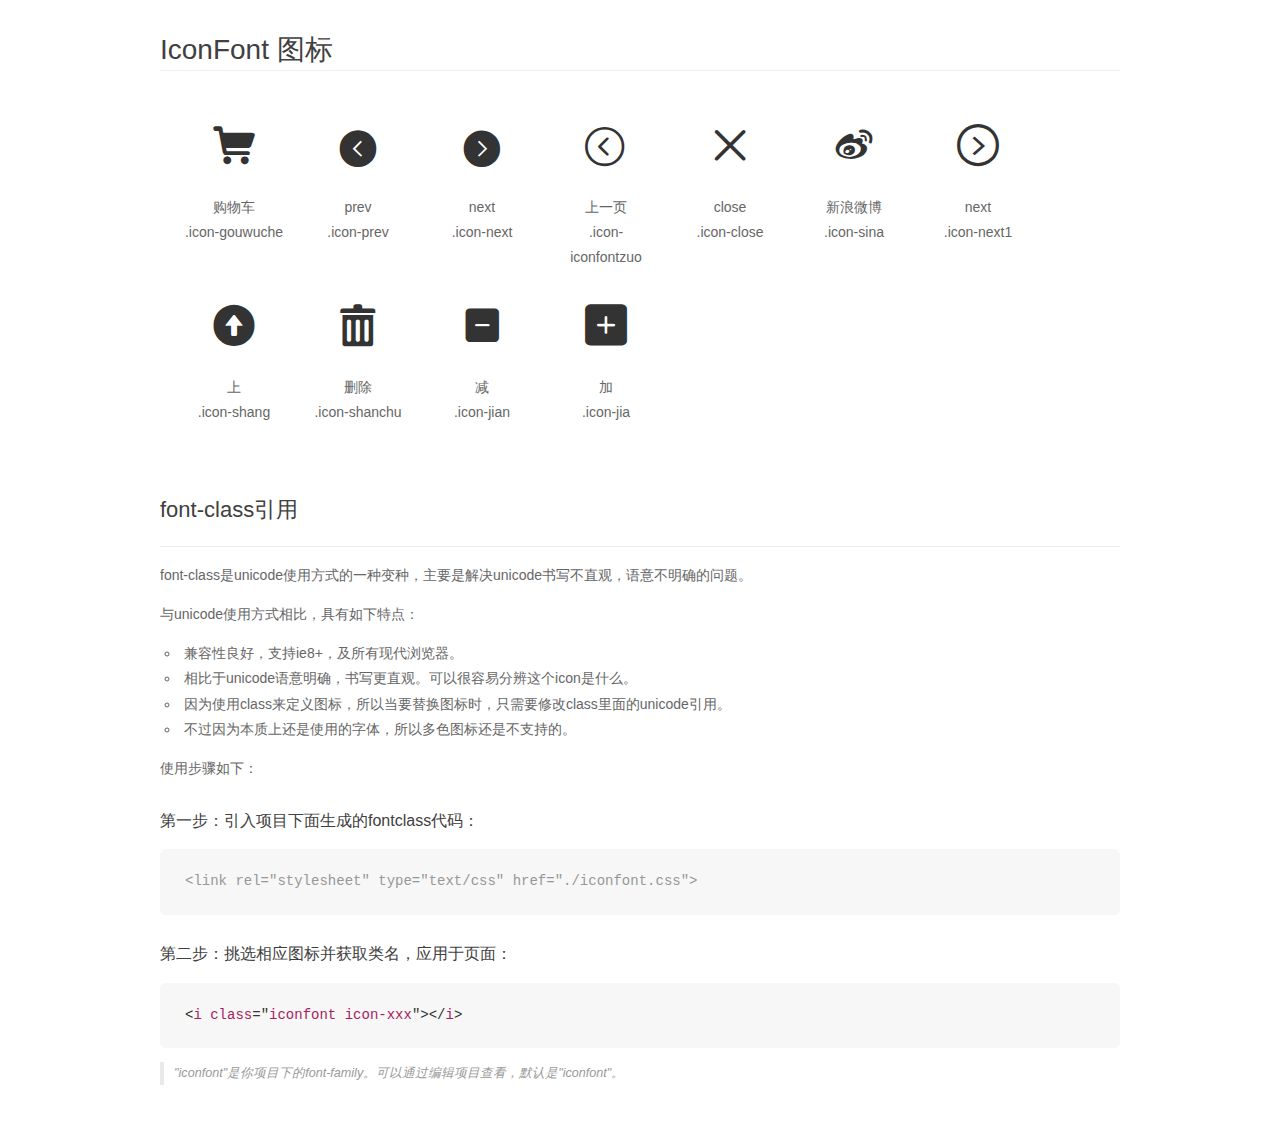
<file: font/demo_fontclass.html>
<!DOCTYPE html>
<html>
<head>
    <meta charset="utf-8"/>
    <title>IconFont</title>
    <link rel="stylesheet" href="demo.css">
    <link rel="stylesheet" href="iconfont.css">
</head>
<body>
    <div class="main markdown">
        <h1>IconFont 图标</h1>
        <ul class="icon_lists clear">
            
                <li>
                <i class="icon iconfont icon-gouwuche"></i>
                    <div class="name">购物车</div>
                    <div class="fontclass">.icon-gouwuche</div>
                </li>
            
                <li>
                <i class="icon iconfont icon-prev"></i>
                    <div class="name">prev</div>
                    <div class="fontclass">.icon-prev</div>
                </li>
            
                <li>
                <i class="icon iconfont icon-next"></i>
                    <div class="name">next</div>
                    <div class="fontclass">.icon-next</div>
                </li>
            
                <li>
                <i class="icon iconfont icon-iconfontzuo"></i>
                    <div class="name">上一页</div>
                    <div class="fontclass">.icon-iconfontzuo</div>
                </li>
            
                <li>
                <i class="icon iconfont icon-close"></i>
                    <div class="name">close</div>
                    <div class="fontclass">.icon-close</div>
                </li>
            
                <li>
                <i class="icon iconfont icon-sina"></i>
                    <div class="name">新浪微博</div>
                    <div class="fontclass">.icon-sina</div>
                </li>
            
                <li>
                <i class="icon iconfont icon-next1"></i>
                    <div class="name">next</div>
                    <div class="fontclass">.icon-next1</div>
                </li>
            
                <li>
                <i class="icon iconfont icon-shang"></i>
                    <div class="name">上</div>
                    <div class="fontclass">.icon-shang</div>
                </li>
            
                <li>
                <i class="icon iconfont icon-shanchu"></i>
                    <div class="name">删除</div>
                    <div class="fontclass">.icon-shanchu</div>
                </li>
            
                <li>
                <i class="icon iconfont icon-jian"></i>
                    <div class="name">减</div>
                    <div class="fontclass">.icon-jian</div>
                </li>
            
                <li>
                <i class="icon iconfont icon-jia"></i>
                    <div class="name">加</div>
                    <div class="fontclass">.icon-jia</div>
                </li>
            
        </ul>

        <h2 id="font-class-">font-class引用</h2>
        <hr>

        <p>font-class是unicode使用方式的一种变种，主要是解决unicode书写不直观，语意不明确的问题。</p>
        <p>与unicode使用方式相比，具有如下特点：</p>
        <ul>
        <li>兼容性良好，支持ie8+，及所有现代浏览器。</li>
        <li>相比于unicode语意明确，书写更直观。可以很容易分辨这个icon是什么。</li>
        <li>因为使用class来定义图标，所以当要替换图标时，只需要修改class里面的unicode引用。</li>
        <li>不过因为本质上还是使用的字体，所以多色图标还是不支持的。</li>
        </ul>
        <p>使用步骤如下：</p>
        <h3 id="-fontclass-">第一步：引入项目下面生成的fontclass代码：</h3>


        <pre><code class="lang-js hljs javascript"><span class="hljs-comment">&lt;link rel="stylesheet" type="text/css" href="./iconfont.css"&gt;</span></code></pre>
        <h3 id="-">第二步：挑选相应图标并获取类名，应用于页面：</h3>
        <pre><code class="lang-css hljs">&lt;<span class="hljs-selector-tag">i</span> <span class="hljs-selector-tag">class</span>="<span class="hljs-selector-tag">iconfont</span> <span class="hljs-selector-tag">icon-xxx</span>"&gt;&lt;/<span class="hljs-selector-tag">i</span>&gt;</code></pre>
        <blockquote>
        <p>"iconfont"是你项目下的font-family。可以通过编辑项目查看，默认是"iconfont"。</p>
        </blockquote>
    </div>
</body>
</html>
</file>
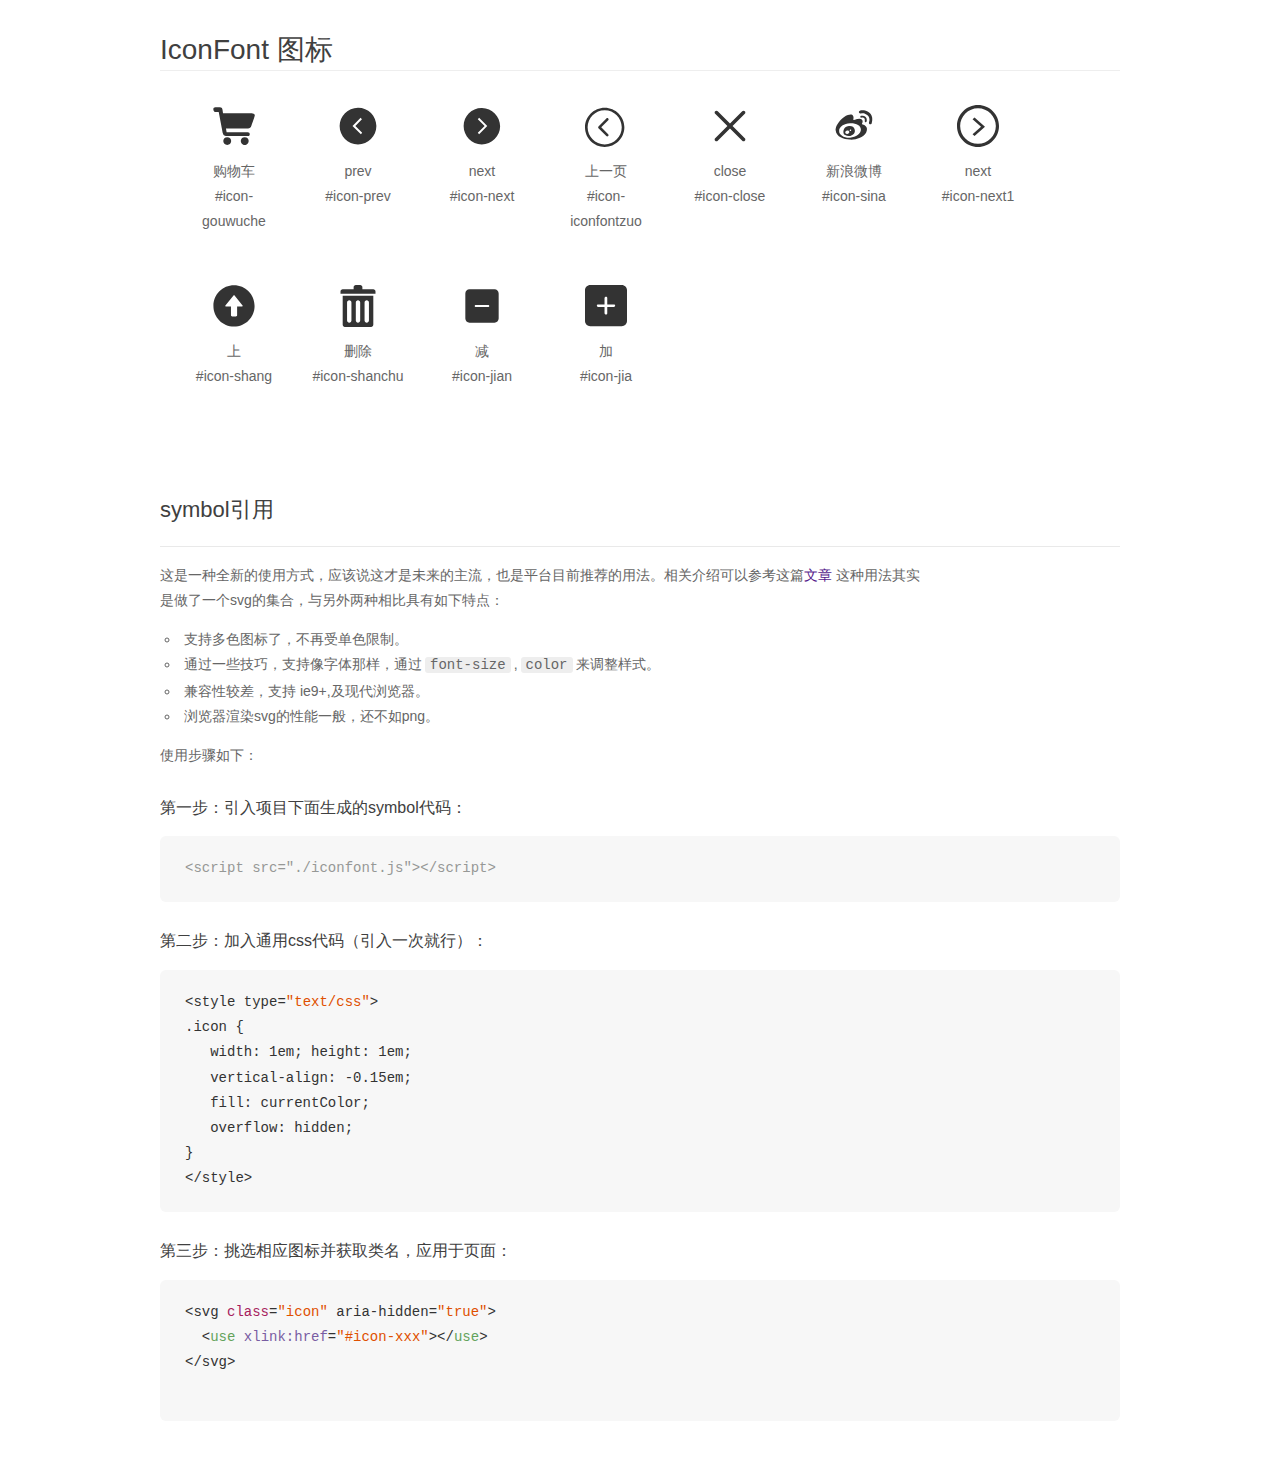
<file: font/demo_symbol.html>
<!DOCTYPE html>
<html>
<head>
    <meta charset="utf-8"/>
    <title>IconFont</title>
    <link rel="stylesheet" href="demo.css">
    <script src="iconfont.js"></script>

    <style type="text/css">
        .icon {
          /* 通过设置 font-size 来改变图标大小 */
          width: 1em; height: 1em;
          /* 图标和文字相邻时，垂直对齐 */
          vertical-align: -0.15em;
          /* 通过设置 color 来改变 SVG 的颜色/fill */
          fill: currentColor;
          /* path 和 stroke 溢出 viewBox 部分在 IE 下会显示
             normalize.css 中也包含这行 */
          overflow: hidden;
        }

    </style>
</head>
<body>
    <div class="main markdown">
        <h1>IconFont 图标</h1>
        <ul class="icon_lists clear">
            
                <li>
                    <svg class="icon" aria-hidden="true">
                        <use xlink:href="#icon-gouwuche"></use>
                    </svg>
                    <div class="name">购物车</div>
                    <div class="fontclass">#icon-gouwuche</div>
                </li>
            
                <li>
                    <svg class="icon" aria-hidden="true">
                        <use xlink:href="#icon-prev"></use>
                    </svg>
                    <div class="name">prev</div>
                    <div class="fontclass">#icon-prev</div>
                </li>
            
                <li>
                    <svg class="icon" aria-hidden="true">
                        <use xlink:href="#icon-next"></use>
                    </svg>
                    <div class="name">next</div>
                    <div class="fontclass">#icon-next</div>
                </li>
            
                <li>
                    <svg class="icon" aria-hidden="true">
                        <use xlink:href="#icon-iconfontzuo"></use>
                    </svg>
                    <div class="name">上一页</div>
                    <div class="fontclass">#icon-iconfontzuo</div>
                </li>
            
                <li>
                    <svg class="icon" aria-hidden="true">
                        <use xlink:href="#icon-close"></use>
                    </svg>
                    <div class="name">close</div>
                    <div class="fontclass">#icon-close</div>
                </li>
            
                <li>
                    <svg class="icon" aria-hidden="true">
                        <use xlink:href="#icon-sina"></use>
                    </svg>
                    <div class="name">新浪微博</div>
                    <div class="fontclass">#icon-sina</div>
                </li>
            
                <li>
                    <svg class="icon" aria-hidden="true">
                        <use xlink:href="#icon-next1"></use>
                    </svg>
                    <div class="name">next</div>
                    <div class="fontclass">#icon-next1</div>
                </li>
            
                <li>
                    <svg class="icon" aria-hidden="true">
                        <use xlink:href="#icon-shang"></use>
                    </svg>
                    <div class="name">上</div>
                    <div class="fontclass">#icon-shang</div>
                </li>
            
                <li>
                    <svg class="icon" aria-hidden="true">
                        <use xlink:href="#icon-shanchu"></use>
                    </svg>
                    <div class="name">删除</div>
                    <div class="fontclass">#icon-shanchu</div>
                </li>
            
                <li>
                    <svg class="icon" aria-hidden="true">
                        <use xlink:href="#icon-jian"></use>
                    </svg>
                    <div class="name">减</div>
                    <div class="fontclass">#icon-jian</div>
                </li>
            
                <li>
                    <svg class="icon" aria-hidden="true">
                        <use xlink:href="#icon-jia"></use>
                    </svg>
                    <div class="name">加</div>
                    <div class="fontclass">#icon-jia</div>
                </li>
            
        </ul>


        <h2 id="symbol-">symbol引用</h2>
        <hr>

        <p>这是一种全新的使用方式，应该说这才是未来的主流，也是平台目前推荐的用法。相关介绍可以参考这篇<a href="">文章</a>
        这种用法其实是做了一个svg的集合，与另外两种相比具有如下特点：</p>
        <ul>
          <li>支持多色图标了，不再受单色限制。</li>
          <li>通过一些技巧，支持像字体那样，通过<code>font-size</code>,<code>color</code>来调整样式。</li>
          <li>兼容性较差，支持 ie9+,及现代浏览器。</li>
          <li>浏览器渲染svg的性能一般，还不如png。</li>
        </ul>
        <p>使用步骤如下：</p>
        <h3 id="-symbol-">第一步：引入项目下面生成的symbol代码：</h3>
        <pre><code class="lang-js hljs javascript"><span class="hljs-comment">&lt;script src="./iconfont.js"&gt;&lt;/script&gt;</span></code></pre>
        <h3 id="-css-">第二步：加入通用css代码（引入一次就行）：</h3>
        <pre><code class="lang-js hljs javascript">&lt;style type=<span class="hljs-string">"text/css"</span>&gt;
.icon {
   width: <span class="hljs-number">1</span>em; height: <span class="hljs-number">1</span>em;
   vertical-align: <span class="hljs-number">-0.15</span>em;
   fill: currentColor;
   overflow: hidden;
}
&lt;<span class="hljs-regexp">/style&gt;</span></code></pre>
        <h3 id="-">第三步：挑选相应图标并获取类名，应用于页面：</h3>
        <pre><code class="lang-js hljs javascript">&lt;svg <span class="hljs-class"><span class="hljs-keyword">class</span></span>=<span class="hljs-string">"icon"</span> aria-hidden=<span class="hljs-string">"true"</span>&gt;<span class="xml"><span class="hljs-tag">
  &lt;<span class="hljs-name">use</span> <span class="hljs-attr">xlink:href</span>=<span class="hljs-string">"#icon-xxx"</span>&gt;</span><span class="hljs-tag">&lt;/<span class="hljs-name">use</span>&gt;</span>
</span>&lt;<span class="hljs-regexp">/svg&gt;
        </span></code></pre>
    </div>
</body>
</html>
</file>
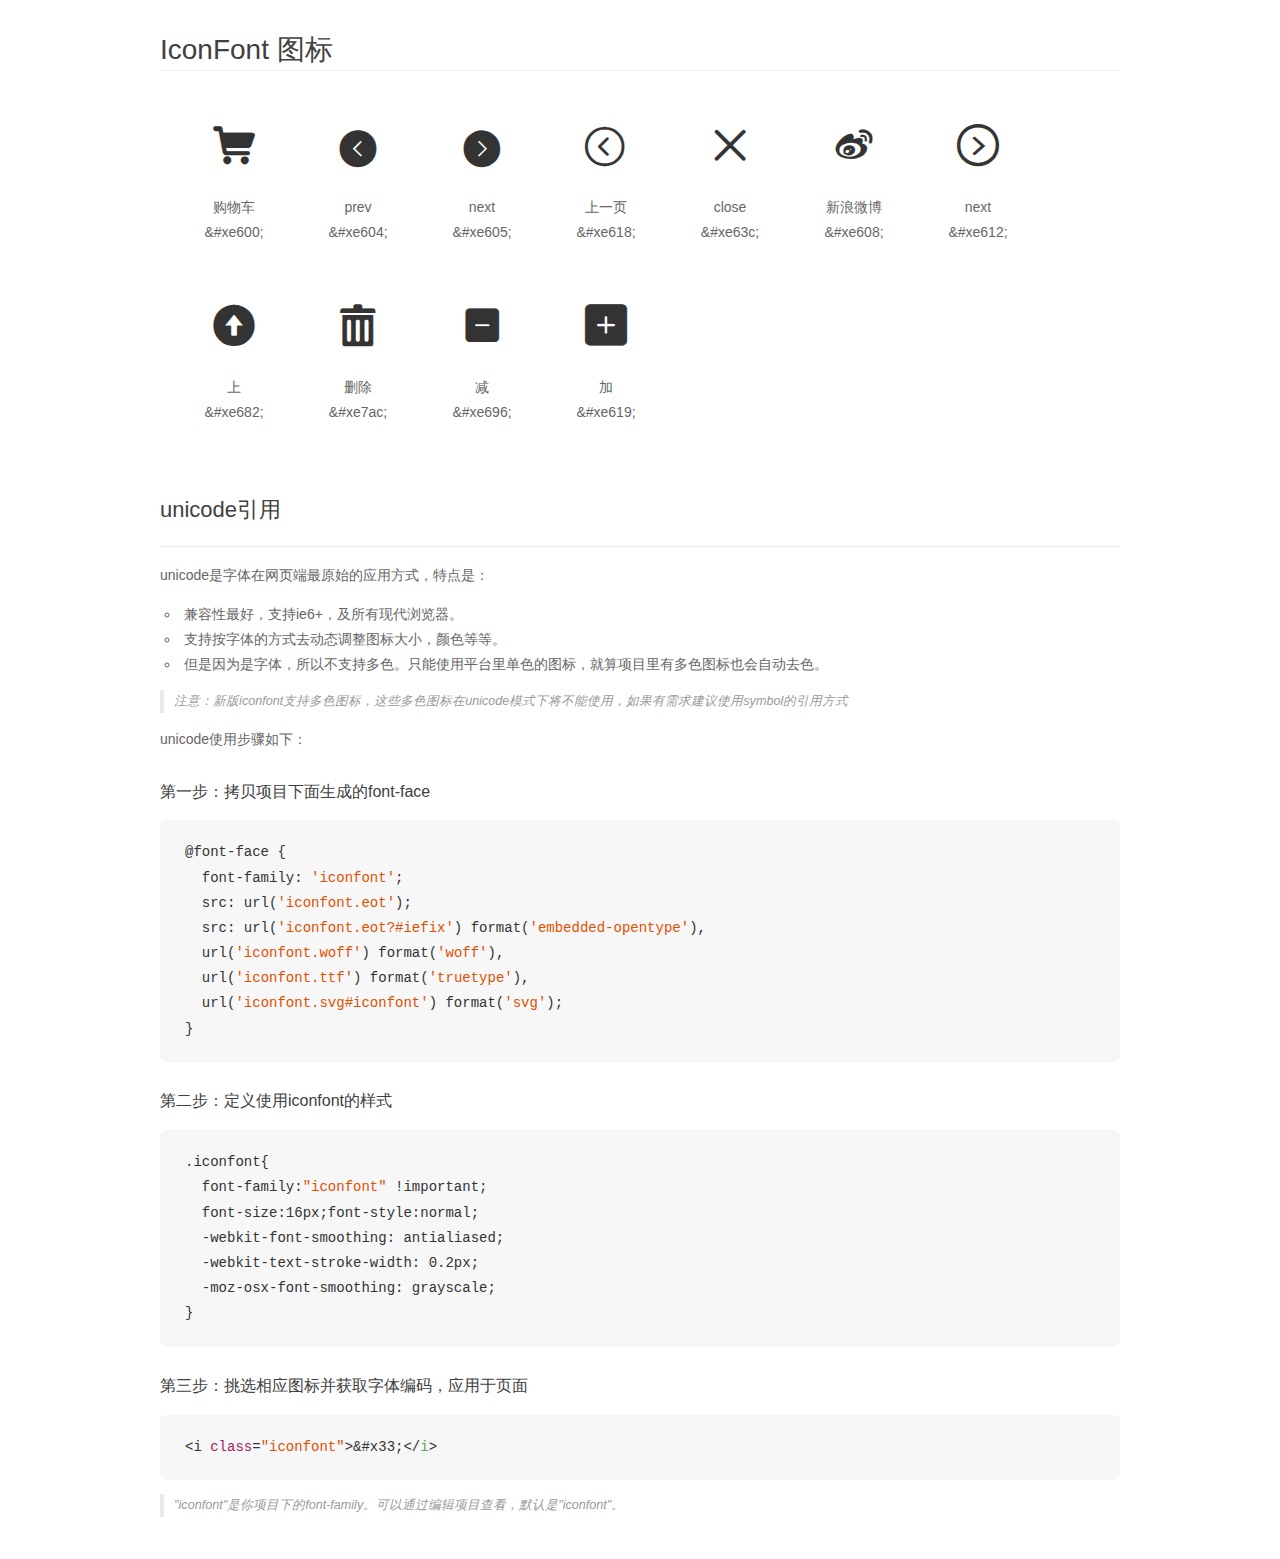
<file: font/demo_unicode.html>
<!DOCTYPE html>
<html>
<head>
    <meta charset="utf-8"/>
    <title>IconFont</title>
    <link rel="stylesheet" href="demo.css">

    <style type="text/css">

        @font-face {font-family: "iconfont";
          src: url('iconfont.eot'); /* IE9*/
          src: url('iconfont.eot#iefix') format('embedded-opentype'), /* IE6-IE8 */
          url('iconfont.woff') format('woff'), /* chrome, firefox */
          url('iconfont.ttf') format('truetype'), /* chrome, firefox, opera, Safari, Android, iOS 4.2+*/
          url('iconfont.svg#iconfont') format('svg'); /* iOS 4.1- */
        }

        .iconfont {
          font-family:"iconfont" !important;
          font-size:16px;
          font-style:normal;
          -webkit-font-smoothing: antialiased;
          -webkit-text-stroke-width: 0.2px;
          -moz-osx-font-smoothing: grayscale;
        }

    </style>
</head>
<body>
    <div class="main markdown">
        <h1>IconFont 图标</h1>
        <ul class="icon_lists clear">
            
                <li>
                <i class="icon iconfont">&#xe600;</i>
                    <div class="name">购物车</div>
                    <div class="code">&amp;#xe600;</div>
                </li>
            
                <li>
                <i class="icon iconfont">&#xe604;</i>
                    <div class="name">prev</div>
                    <div class="code">&amp;#xe604;</div>
                </li>
            
                <li>
                <i class="icon iconfont">&#xe605;</i>
                    <div class="name">next</div>
                    <div class="code">&amp;#xe605;</div>
                </li>
            
                <li>
                <i class="icon iconfont">&#xe618;</i>
                    <div class="name">上一页</div>
                    <div class="code">&amp;#xe618;</div>
                </li>
            
                <li>
                <i class="icon iconfont">&#xe63c;</i>
                    <div class="name">close</div>
                    <div class="code">&amp;#xe63c;</div>
                </li>
            
                <li>
                <i class="icon iconfont">&#xe608;</i>
                    <div class="name">新浪微博</div>
                    <div class="code">&amp;#xe608;</div>
                </li>
            
                <li>
                <i class="icon iconfont">&#xe612;</i>
                    <div class="name">next</div>
                    <div class="code">&amp;#xe612;</div>
                </li>
            
                <li>
                <i class="icon iconfont">&#xe682;</i>
                    <div class="name">上</div>
                    <div class="code">&amp;#xe682;</div>
                </li>
            
                <li>
                <i class="icon iconfont">&#xe7ac;</i>
                    <div class="name">删除</div>
                    <div class="code">&amp;#xe7ac;</div>
                </li>
            
                <li>
                <i class="icon iconfont">&#xe696;</i>
                    <div class="name">减</div>
                    <div class="code">&amp;#xe696;</div>
                </li>
            
                <li>
                <i class="icon iconfont">&#xe619;</i>
                    <div class="name">加</div>
                    <div class="code">&amp;#xe619;</div>
                </li>
            
        </ul>
        <h2 id="unicode-">unicode引用</h2>
        <hr>

        <p>unicode是字体在网页端最原始的应用方式，特点是：</p>
        <ul>
        <li>兼容性最好，支持ie6+，及所有现代浏览器。</li>
        <li>支持按字体的方式去动态调整图标大小，颜色等等。</li>
        <li>但是因为是字体，所以不支持多色。只能使用平台里单色的图标，就算项目里有多色图标也会自动去色。</li>
        </ul>
        <blockquote>
        <p>注意：新版iconfont支持多色图标，这些多色图标在unicode模式下将不能使用，如果有需求建议使用symbol的引用方式</p>
        </blockquote>
        <p>unicode使用步骤如下：</p>
        <h3 id="-font-face">第一步：拷贝项目下面生成的font-face</h3>
        <pre><code class="lang-js hljs javascript">@font-face {
  font-family: <span class="hljs-string">'iconfont'</span>;
  src: url(<span class="hljs-string">'iconfont.eot'</span>);
  src: url(<span class="hljs-string">'iconfont.eot?#iefix'</span>) format(<span class="hljs-string">'embedded-opentype'</span>),
  url(<span class="hljs-string">'iconfont.woff'</span>) format(<span class="hljs-string">'woff'</span>),
  url(<span class="hljs-string">'iconfont.ttf'</span>) format(<span class="hljs-string">'truetype'</span>),
  url(<span class="hljs-string">'iconfont.svg#iconfont'</span>) format(<span class="hljs-string">'svg'</span>);
}
</code></pre>
        <h3 id="-iconfont-">第二步：定义使用iconfont的样式</h3>
        <pre><code class="lang-js hljs javascript">.iconfont{
  font-family:<span class="hljs-string">"iconfont"</span> !important;
  font-size:<span class="hljs-number">16</span>px;font-style:normal;
  -webkit-font-smoothing: antialiased;
  -webkit-text-stroke-width: <span class="hljs-number">0.2</span>px;
  -moz-osx-font-smoothing: grayscale;
}
</code></pre>
        <h3 id="-">第三步：挑选相应图标并获取字体编码，应用于页面</h3>
        <pre><code class="lang-js hljs javascript">&lt;i <span class="hljs-class"><span class="hljs-keyword">class</span></span>=<span class="hljs-string">"iconfont"</span>&gt;&amp;#x33;<span class="xml"><span class="hljs-tag">&lt;/<span class="hljs-name">i</span>&gt;</span></span></code></pre>

        <blockquote>
        <p>"iconfont"是你项目下的font-family。可以通过编辑项目查看，默认是"iconfont"。</p>
        </blockquote>
    </div>


</body>
</html>
</file>
<file: font/iconfont.css>
@font-face {font-family: "iconfont";
  src: url('iconfont.eot?t=1504165996666'); /* IE9*/
  src: url('iconfont.eot?t=1504165996666#iefix') format('embedded-opentype'), /* IE6-IE8 */
  url('[data-uri]') format('woff'),
  url('iconfont.ttf?t=1504165996666') format('truetype'), /* chrome, firefox, opera, Safari, Android, iOS 4.2+*/
  url('iconfont.svg?t=1504165996666#iconfont') format('svg'); /* iOS 4.1- */
}

.iconfont {
  font-family:"iconfont" !important;
  font-size:16px;
  font-style:normal;
  -webkit-font-smoothing: antialiased;
  -moz-osx-font-smoothing: grayscale;
}

.icon-gouwuche:before { content: "\e600"; }

.icon-prev:before { content: "\e604"; }

.icon-next:before { content: "\e605"; }

.icon-iconfontzuo:before { content: "\e618"; }

.icon-close:before { content: "\e63c"; }

.icon-sina:before { content: "\e608"; }

.icon-next1:before { content: "\e612"; }

.icon-shang:before { content: "\e682"; }

.icon-shanchu:before { content: "\e7ac"; }

.icon-jian:before { content: "\e696"; }

.icon-jia:before { content: "\e619"; }
</file>
<file: font/demo.css>
*{margin: 0;padding: 0;list-style: none;}
/*
KISSY CSS Reset
理念：1. reset 的目的不是清除浏览器的默认样式，这仅是部分工作。清除和重置是紧密不可分的。
2. reset 的目的不是让默认样式在所有浏览器下一致，而是减少默认样式有可能带来的问题。
3. reset 期望提供一套普适通用的基础样式。但没有银弹，推荐根据具体需求，裁剪和修改后再使用。
特色：1. 适应中文；2. 基于最新主流浏览器。
维护：玉伯<lifesinger@gmail.com>, 正淳<ragecarrier@gmail.com>
 */

/** 清除内外边距 **/
body, h1, h2, h3, h4, h5, h6, hr, p, blockquote, /* structural elements 结构元素 */
dl, dt, dd, ul, ol, li, /* list elements 列表元素 */
pre, /* text formatting elements 文本格式元素 */
form, fieldset, legend, button, input, textarea, /* form elements 表单元素 */
th, td /* table elements 表格元素 */ {
  margin: 0;
  padding: 0;
}

/** 设置默认字体 **/
body,
button, input, select, textarea /* for ie */ {
  font: 12px/1.5 tahoma, arial, \5b8b\4f53, sans-serif;
}
h1, h2, h3, h4, h5, h6 { font-size: 100%; }
address, cite, dfn, em, var { font-style: normal; } /* 将斜体扶正 */
code, kbd, pre, samp { font-family: courier new, courier, monospace; } /* 统一等宽字体 */
small { font-size: 12px; } /* 小于 12px 的中文很难阅读，让 small 正常化 */

/** 重置列表元素 **/
ul, ol { list-style: none; }

/** 重置文本格式元素 **/
a { text-decoration: none; }
a:hover { text-decoration: underline; }


/** 重置表单元素 **/
legend { color: #000; } /* for ie6 */
fieldset, img { border: 0; } /* img 搭车：让链接里的 img 无边框 */
button, input, select, textarea { font-size: 100%; } /* 使得表单元素在 ie 下能继承字体大小 */
/* 注：optgroup 无法扶正 */

/** 重置表格元素 **/
table { border-collapse: collapse; border-spacing: 0; }

/* 清除浮动 */
.ks-clear:after, .clear:after {
  content: '\20';
  display: block;
  height: 0;
  clear: both;
}
.ks-clear, .clear {
  *zoom: 1;
}

.main {
  padding: 30px 100px;
width: 960px;
margin: 0 auto;
}
.main h1{font-size:36px; color:#333; text-align:left;margin-bottom:30px; border-bottom: 1px solid #eee;}

.helps{margin-top:40px;}
.helps pre{
  padding:20px;
  margin:10px 0;
  border:solid 1px #e7e1cd;
  background-color: #fffdef;
  overflow: auto;
}

.icon_lists{
  width: 100% !important;

}

.icon_lists li{
  float:left;
  width: 100px;
  height:180px;
  text-align: center;
  list-style: none !important;
}
.icon_lists .icon{
  font-size: 42px;
  line-height: 100px;
  margin: 10px 0;
  color:#333;
  -webkit-transition: font-size 0.25s ease-out 0s;
  -moz-transition: font-size 0.25s ease-out 0s;
  transition: font-size 0.25s ease-out 0s;

}
.icon_lists .icon:hover{
  font-size: 100px;
}



.markdown {
  color: #666;
  font-size: 14px;
  line-height: 1.8;
}

.highlight {
  line-height: 1.5;
}

.markdown img {
  vertical-align: middle;
  max-width: 100%;
}

.markdown h1 {
  color: #404040;
  font-weight: 500;
  line-height: 40px;
  margin-bottom: 24px;
}

.markdown h2,
.markdown h3,
.markdown h4,
.markdown h5,
.markdown h6 {
  color: #404040;
  margin: 1.6em 0 0.6em 0;
  font-weight: 500;
  clear: both;
}

.markdown h1 {
  font-size: 28px;
}

.markdown h2 {
  font-size: 22px;
}

.markdown h3 {
  font-size: 16px;
}

.markdown h4 {
  font-size: 14px;
}

.markdown h5 {
  font-size: 12px;
}

.markdown h6 {
  font-size: 12px;
}

.markdown hr {
  height: 1px;
  border: 0;
  background: #e9e9e9;
  margin: 16px 0;
  clear: both;
}

.markdown p,
.markdown pre {
  margin: 1em 0;
}

.markdown > p,
.markdown > blockquote,
.markdown > .highlight,
.markdown > ol,
.markdown > ul {
  width: 80%;
}

.markdown ul > li {
  list-style: circle;
}

.markdown > ul li,
.markdown blockquote ul > li {
  margin-left: 20px;
  padding-left: 4px;
}

.markdown > ul li p,
.markdown > ol li p {
  margin: 0.6em 0;
}

.markdown ol > li {
  list-style: decimal;
}

.markdown > ol li,
.markdown blockquote ol > li {
  margin-left: 20px;
  padding-left: 4px;
}

.markdown code {
  margin: 0 3px;
  padding: 0 5px;
  background: #eee;
  border-radius: 3px;
}

.markdown pre {
  border-radius: 6px;
  background: #f7f7f7;
  padding: 20px;
}

.markdown pre code {
  border: none;
  background: #f7f7f7;
  margin: 0;
}

.markdown strong,
.markdown b {
  font-weight: 600;
}

.markdown > table {
  border-collapse: collapse;
  border-spacing: 0px;
  empty-cells: show;
  border: 1px solid #e9e9e9;
  width: 95%;
  margin-bottom: 24px;
}

.markdown > table th {
  white-space: nowrap;
  color: #333;
  font-weight: 600;

}

.markdown > table th,
.markdown > table td {
  border: 1px solid #e9e9e9;
  padding: 8px 16px;
  text-align: left;
}

.markdown > table th {
  background: #F7F7F7;
}

.markdown blockquote {
  font-size: 90%;
  color: #999;
  border-left: 4px solid #e9e9e9;
  padding-left: 0.8em;
  margin: 1em 0;
  font-style: italic;
}

.markdown blockquote p {
  margin: 0;
}

.markdown .anchor {
  opacity: 0;
  transition: opacity 0.3s ease;
  margin-left: 8px;
}

.markdown .waiting {
  color: #ccc;
}

.markdown h1:hover .anchor,
.markdown h2:hover .anchor,
.markdown h3:hover .anchor,
.markdown h4:hover .anchor,
.markdown h5:hover .anchor,
.markdown h6:hover .anchor {
  opacity: 1;
  display: inline-block;
}

.markdown > br,
.markdown > p > br {
  clear: both;
}


.hljs {
  display: block;
  background: white;
  padding: 0.5em;
  color: #333333;
  overflow-x: auto;
}

.hljs-comment,
.hljs-meta {
  color: #969896;
}

.hljs-string,
.hljs-variable,
.hljs-template-variable,
.hljs-strong,
.hljs-emphasis,
.hljs-quote {
  color: #df5000;
}

.hljs-keyword,
.hljs-selector-tag,
.hljs-type {
  color: #a71d5d;
}

.hljs-literal,
.hljs-symbol,
.hljs-bullet,
.hljs-attribute {
  color: #0086b3;
}

.hljs-section,
.hljs-name {
  color: #63a35c;
}

.hljs-tag {
  color: #333333;
}

.hljs-title,
.hljs-attr,
.hljs-selector-id,
.hljs-selector-class,
.hljs-selector-attr,
.hljs-selector-pseudo {
  color: #795da3;
}

.hljs-addition {
  color: #55a532;
  background-color: #eaffea;
}

.hljs-deletion {
  color: #bd2c00;
  background-color: #ffecec;
}

.hljs-link {
  text-decoration: underline;
}

pre{
  background: #fff;
}
</file>
